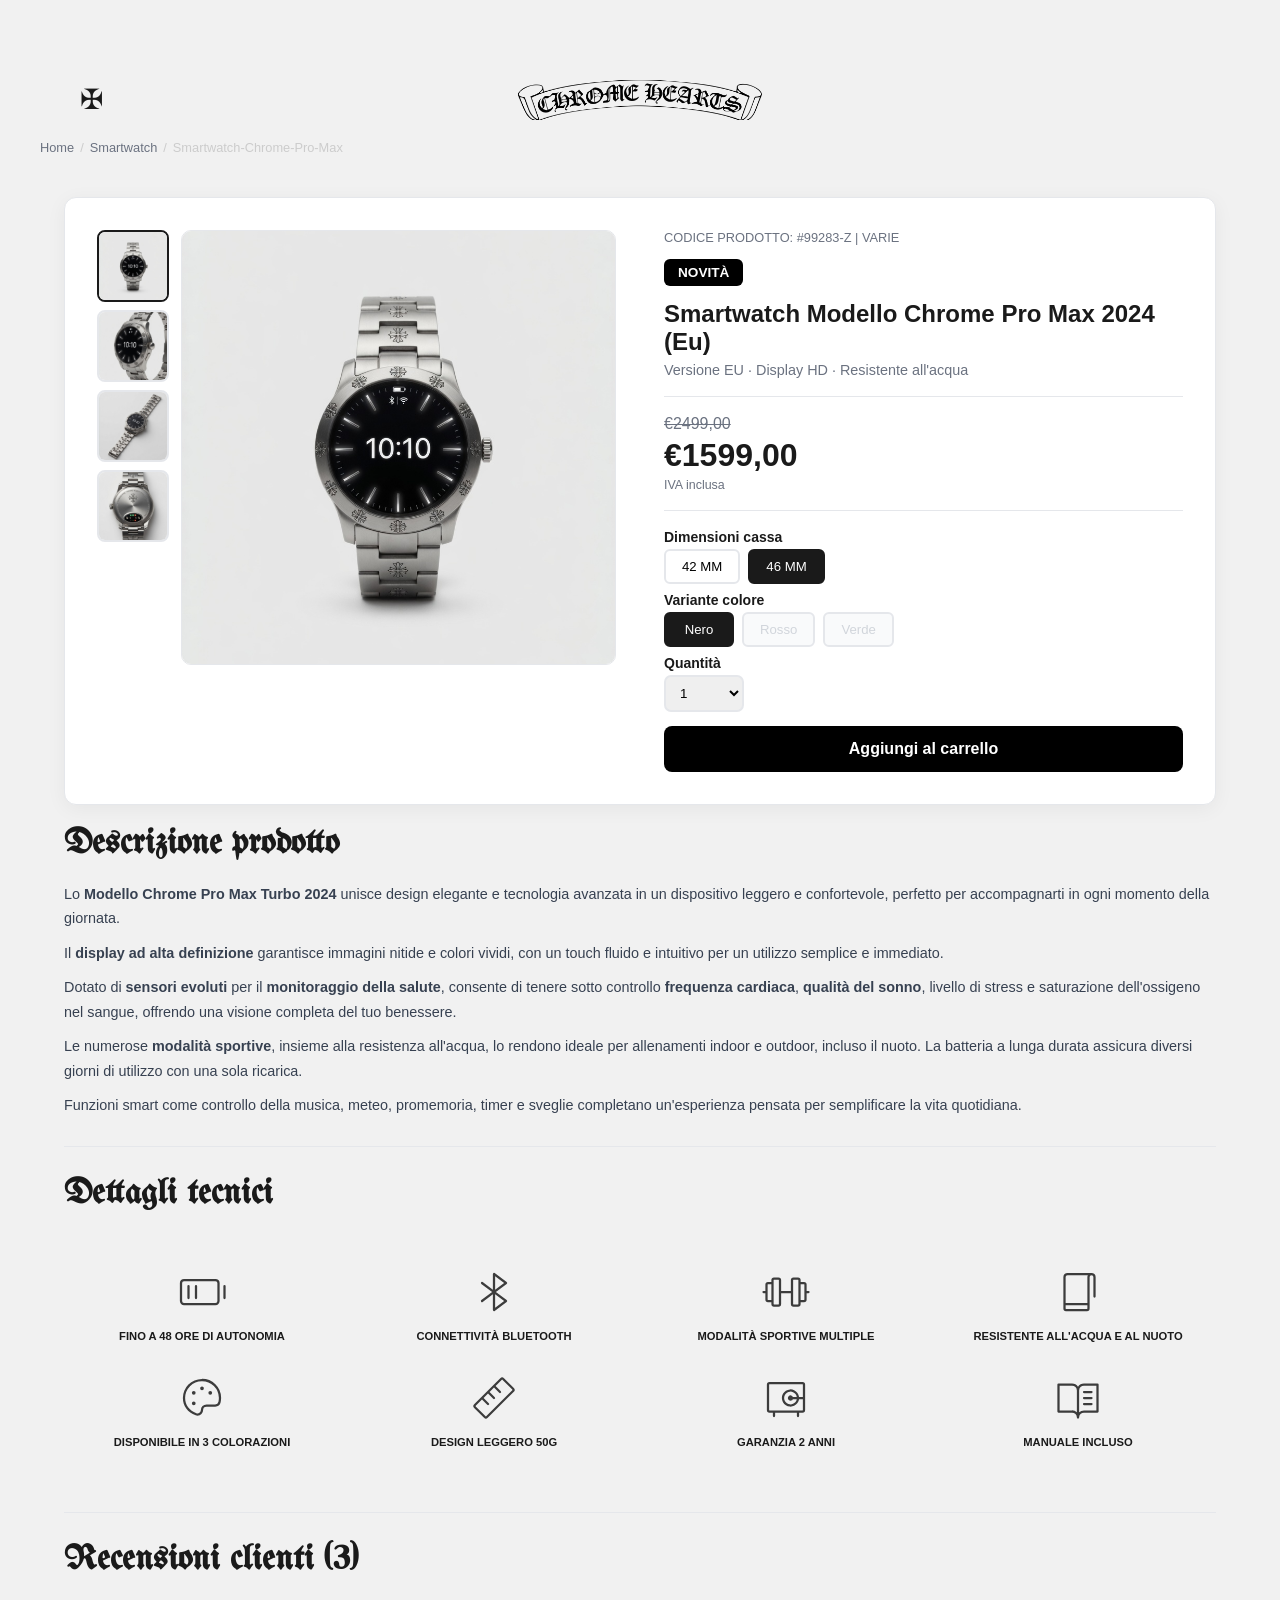
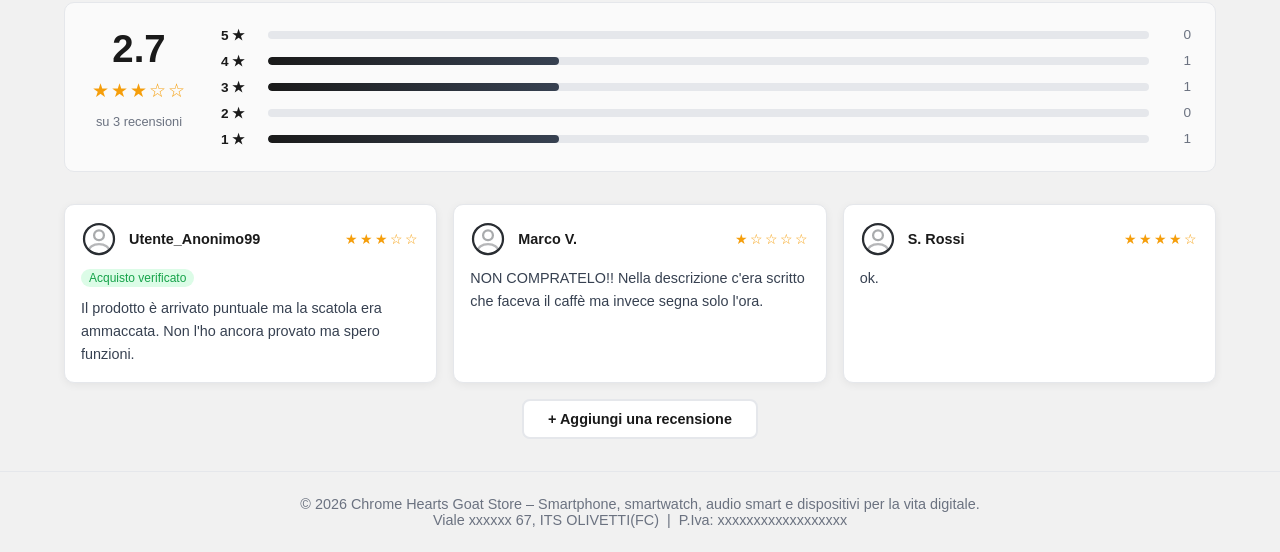
<file: index.html>
<!DOCTYPE html>
<html lang="it">
<head>
    <meta charset="UTF-8">
    <meta name="viewport" content="width=device-width, initial-scale=1">
    <title>E-commerce - Prodotto</title>
    <link href="https://fonts.googleapis.com/css2?family=UnifrakturMaguntia&display=swap" rel="stylesheet">
    <script src = "script.js"></script>
    <link rel="stylesheet" href="style.css">
</head>
<body>
    <header class="luxury-header">
        <div class="header-left">
            <button id="menuToggle" class="menu-toggle" aria-expanded="false" aria-controls="nav-dropdown">
                <span class="cross-icon" aria-hidden="true">✠</span>
                <span class="sr-only">Apri menu</span>
            </button>
            <nav class="luxury-nav nav-dropdown" id="nav-dropdown" aria-label="Menu principale" >
                <a href="#" class="menu-item">Carrello<span class="cart-badge" id="cart-badge">0</span></a>
                <a href="#" class="menu-item">Prodotti</a>
                <a href="#" class="menu-item">Assistenza</a>
                <a href="#" class="menu-item">Accedi</a>
            </nav>
        </div>
        <div class="header-center"><img src="logo.png" alt="Chrome"></div>
        <div class="header-right"></div>
    </header>

    <div class="breadcrumb-bar">
        <nav class="breadcrumb">
            <a href="#">Home</a><span>/</span><a href="#">Smartwatch</a><span>/</span><span>Smartwatch-Chrome-Pro-Max</span>
        </nav>
    </div>

    <main>
        <div class="product-layout">
            <div class="gallery">
                <div class="thumbnails">
                    <div class="thumb active"><img src="CH1.jpg" alt="V1"></div>
                    <div class="thumb"><img src="CH2.jpg" alt="V2"></div>
                    <div class="thumb"><img src="CH3.png" alt="V3"></div>
                    <div class="thumb"><img src="CH4.jpg" alt="V4"></div>
                </div>
                <div class="main-image"><img src="CH1.jpg" alt="Smartwatch" id="mainImg"></div>
            </div>

            <section class="product-detail">
                <p class="small-text">Codice prodotto: #99283-Z | Varie</p>
                <span class="badge-novita">Novità</span>
                <h1>Smartwatch Modello Chrome Pro Max 2024 (Eu)</h1>
                <p class="product-subtitle">Versione EU · Display HD · Resistente all'acqua</p>
                <hr class="divider">
                <div class="price-container">
                    <span class="old">€2499,00</span>
                    <span class="new">€1599,00</span>
                    <span class="tax">IVA inclusa</span>
                </div>
                <hr class="divider">
                <form action="#" method="post">
                    <div class="field">
                        <label>Dimensioni cassa</label>
                        <div class="variant-buttons">
                            <button type="button" class="variant">42 MM</button>
                            <button type="button" class="variant active">46 MM</button>
                        </div>
                    </div>
                    <div class="field">
                        <label>Variante colore</label>
                        <div class="variant-buttons">
                            <button type="button" class="variant active">Nero</button>
                            <button type="button" class="variant disabled" disabled>Rosso</button>
                            <button type="button" class="variant disabled" disabled>Verde</button>
                        </div>
                    </div>
                    <div class="field quantity">
                        <label for="qty">Quantità</label>
                        <select id="qty">
                            <option>1</option><option>2</option><option>3</option><option>4</option><option>5</option>
                        </select>
                    </div>
                </form>
                <button class="add-cart-desktop">Aggiungi al carrello</button>
            </section>
        </div>

        <div class="product-lower">
            <section>
                <h2 class="section-title">Descrizione prodotto</h2>
                <div class="product-description">
                    <p>Lo <strong>Modello Chrome Pro Max Turbo 2024</strong>  unisce design elegante e tecnologia avanzata in un dispositivo leggero e confortevole, perfetto per accompagnarti in ogni momento della giornata.</p>
                    <p>Il <strong>display ad alta definizione</strong> garantisce immagini nitide e colori vividi, con un touch fluido e intuitivo per un utilizzo semplice e immediato.</p>
                    <p>Dotato di <strong>sensori evoluti</strong> per il <strong>monitoraggio della salute</strong>, consente di tenere sotto controllo <strong>frequenza cardiaca</strong>, <strong>qualità del sonno</strong>, livello di stress e saturazione dell'ossigeno nel sangue, offrendo una visione completa del tuo benessere.</p>
                    <p>Le numerose <strong>modalità sportive</strong>, insieme alla resistenza all'acqua, lo rendono ideale per allenamenti indoor e outdoor, incluso il nuoto. La batteria a lunga durata assicura diversi giorni di utilizzo con una sola ricarica.</p>
                    <p>Funzioni smart come controllo della musica, meteo, promemoria, timer e sveglie completano un'esperienza pensata per semplificare la vita quotidiana.</p>
                </div>
            </section>
            <hr class="divider" style="margin: 28px 0;">
            <section>
                <h2 class="section-title">Dettagli tecnici</h2>
                <div class="feature-icons">
                    <div class="feature-icon-item"><img src="battery-medium-light.svg" alt="FINO A 48 ORE DI AUTONOMIA"><span>FINO A 48 ORE DI AUTONOMIA</span></div>
                    <div class="feature-icon-item"><img src="bluetooth-light.svg" alt="CONNETTIVITÀ BLUETOOTH"><span>CONNETTIVITÀ BLUETOOTH</span></div>
                    <div class="feature-icon-item"><img src="barbell-light.svg" alt="MODALITÀ SPORTIVE MULTIPLE"><span>MODALITÀ SPORTIVE MULTIPLE</span></div>
                    <div class="feature-icon-item"><img src="towel-light.svg" alt="RESISTENTE ALL'ACQUA E AL NUOTO"><span>RESISTENTE ALL'ACQUA E AL NUOTO</span></div>
                    <div class="feature-icon-item"><img src="palette-light.svg" alt="DISPONIBILE IN 3 COLORAZIONI"><span>DISPONIBILE IN 3 COLORAZIONI</span></div>
                    <div class="feature-icon-item"><img src="ruler-light.svg" alt="DESIGN LEGGERO 50G"><span>DESIGN LEGGERO 50G</span></div>
                    <div class="feature-icon-item"><img src="vault-light.svg" alt="GARANZIA 2 ANNI"><span>GARANZIA 2 ANNI</span></div>
                    <div class="feature-icon-item"><img src="book-open-text-light.svg" alt="MANUALE INCLUSO"><span>MANUALE INCLUSO</span></div>
                </div>
                
            </section>
            <hr class="divider" style="margin: 28px 0;">
            <aside class="reviews">
                <h2 class="section-title">Recensioni clienti (3)</h2>
                
                <div class="rating-summary">
                    <div class="rating-avg">
                        <div class="avg-score" id="avgScore">2.7</div>
                        <div class="avg-stars" id="avgStars">★★★☆☆</div>
                        <div class="avg-text">su 3 recensioni</div>
                    </div>
                    
                    <div class="rating-bars">
                        <div class="rating-bar-row">
                            <span class="bar-label">5 ★</span>
                            <div class="bar-container">
                                <div class="bar-fill" style="width: 0%"></div>
                            </div>
                            <span class="bar-count">0</span>
                        </div>
                        <div class="rating-bar-row">
                            <span class="bar-label">4 ★</span>
                            <div class="bar-container">
                                <div class="bar-fill" style="width: 33%"></div>
                            </div>
                            <span class="bar-count">1</span>
                        </div>
                        <div class="rating-bar-row">
                            <span class="bar-label">3 ★</span>
                            <div class="bar-container">
                                <div class="bar-fill" style="width: 33%"></div>
                            </div>
                            <span class="bar-count">1</span>
                        </div>
                        <div class="rating-bar-row">
                            <span class="bar-label">2 ★</span>
                            <div class="bar-container">
                                <div class="bar-fill" style="width: 0%"></div>
                            </div>
                            <span class="bar-count">0</span>
                        </div>
                        <div class="rating-bar-row">
                            <span class="bar-label">1 ★</span>
                            <div class="bar-container">
                                <div class="bar-fill" style="width: 33%"></div>
                            </div>
                            <span class="bar-count">1</span>
                        </div>
                    </div>
                </div>
                
                <div class="review-item">
                    <div class="review-header"><img src="pfp.svg" alt="avatar" class="review-avatar"><strong>Utente_Anonimo99</strong><span class="stars">★★★☆☆</span><span class="verified">Acquisto verificato</span></div>
                    <p>Il prodotto è arrivato puntuale ma la scatola era ammaccata. Non l'ho ancora provato ma spero funzioni.</p>
                </div>
                <hr class="divider">
                <div class="review-item">
                    <div class="review-header"><img src="pfp.svg" alt="avatar" class="review-avatar"><strong>Marco V.</strong><span class="stars">★☆☆☆☆</span></div>
                    <p>NON COMPRATELO!! Nella descrizione c'era scritto che faceva il caffè ma invece segna solo l'ora.</p>
                </div>
                <hr class="divider">
                <div class="review-item">
                    <div class="review-header"><img src="pfp.svg" alt="avatar" class="review-avatar"><strong>S. Rossi</strong><span class="stars">★★★★☆</span></div>
                    <p>ok.</p>
                </div>
                
                <button class="btn-add-review">+ Aggiungi una recensione</button>
            </aside>
        </div>
    </main>

    <footer>
        © 2026 Chrome Hearts Goat Store – Smartphone, smartwatch, audio smart e dispositivi per la vita digitale.<br>
        Viale xxxxxx 67, ITS OLIVETTI(FC) &nbsp;|&nbsp; P.Iva: xxxxxxxxxxxxxxxxxx
    </footer>

    <script>
        const thumbs = document.querySelectorAll('.thumb');
        const mainImg = document.getElementById('mainImg');
        thumbs.forEach(thumb => {
            thumb.addEventListener('click', () => {
                thumbs.forEach(t => t.classList.remove('active'));
                thumb.classList.add('active');
                mainImg.src = thumb.querySelector('img').src;
            });
        });
        document.querySelectorAll('.variant-buttons').forEach(group => {
            group.querySelectorAll('.variant:not(.disabled)').forEach(btn => {
                btn.addEventListener('click', () => {
                    group.querySelectorAll('.variant').forEach(b => b.classList.remove('active'));
                    btn.classList.add('active');
                });
            });
        });
    </script>
</body>
</html>
</file>
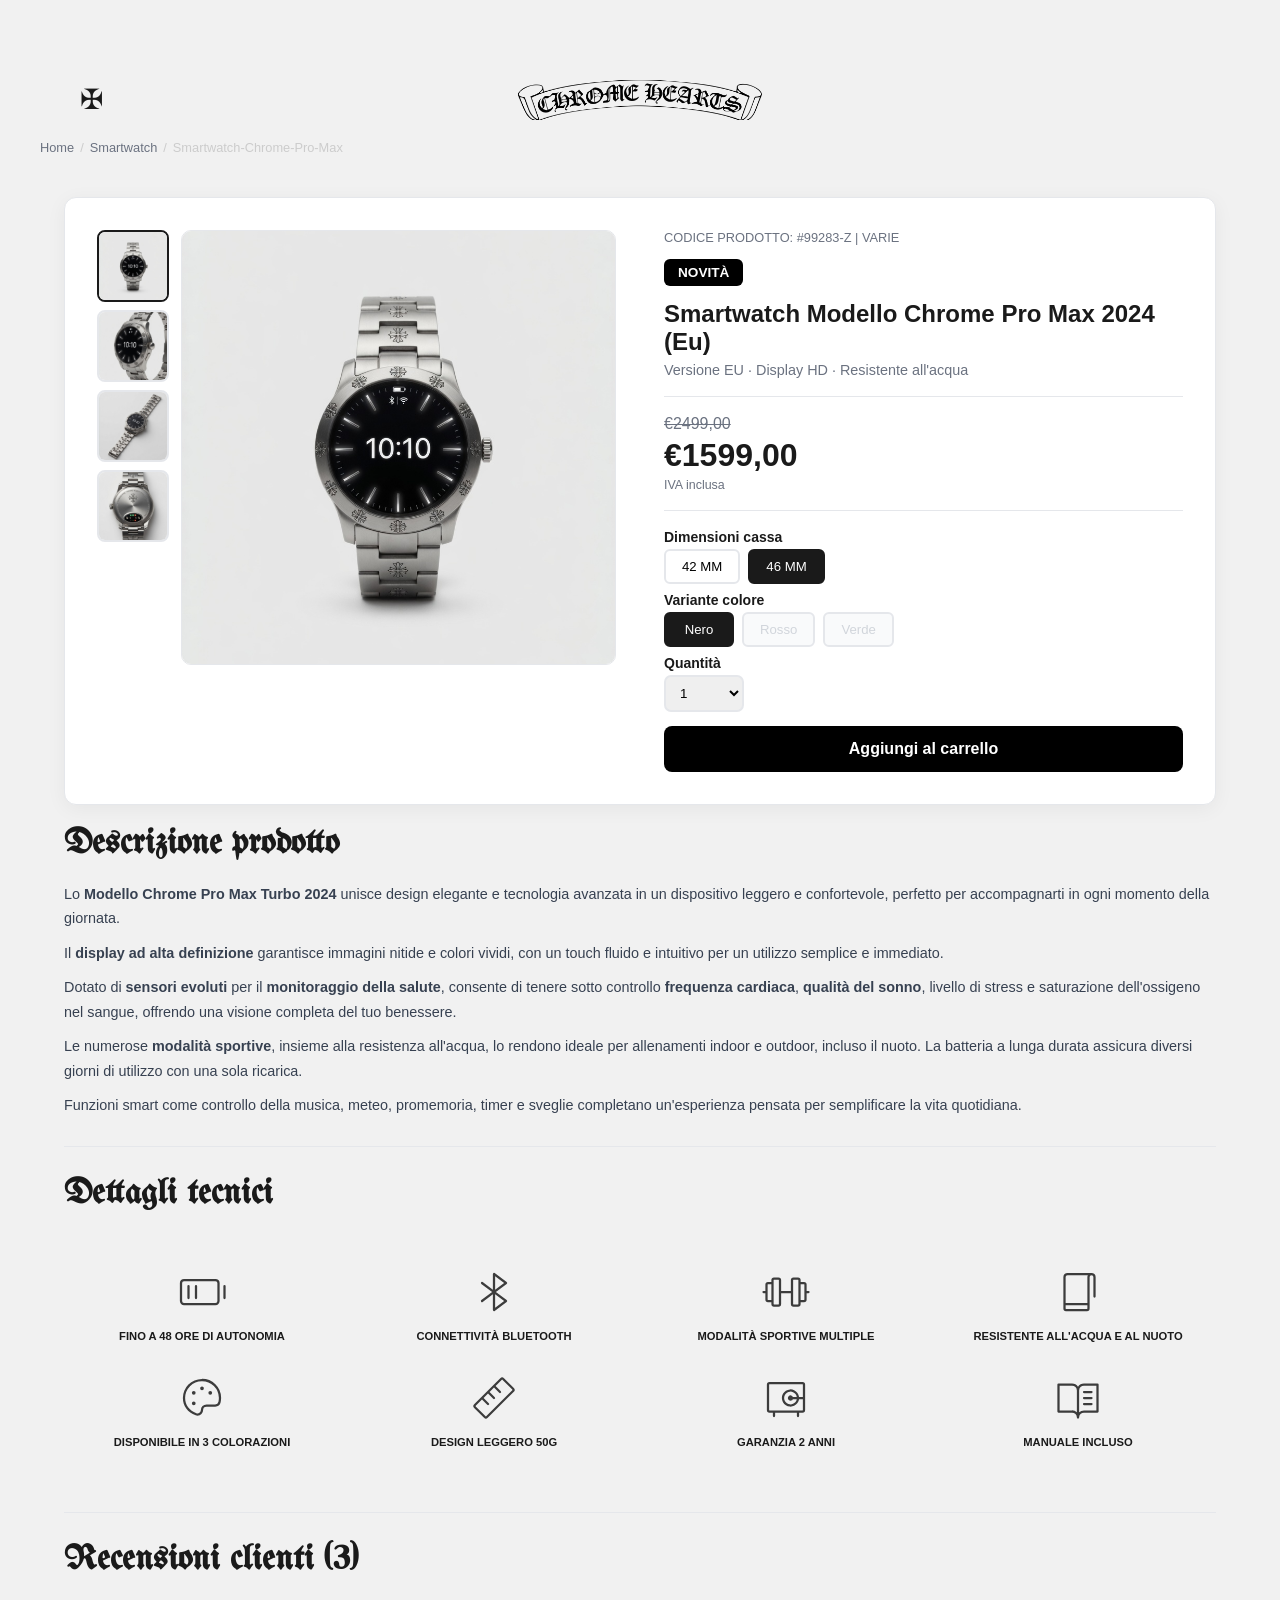
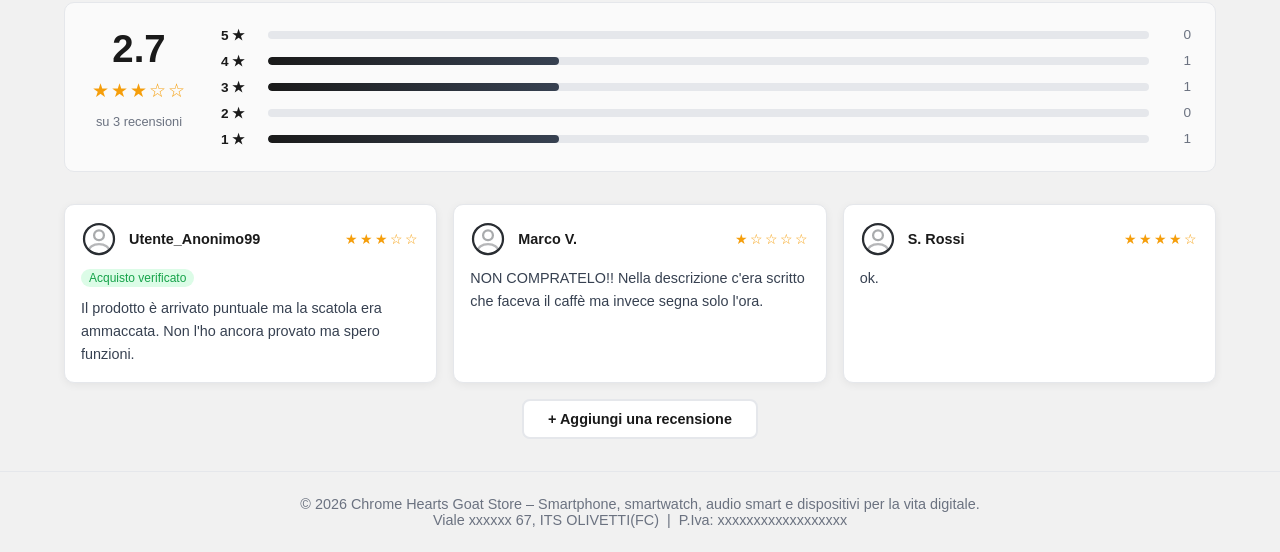
<file: E-commerce - Prodotto(1).html>
<!DOCTYPE html>
<html lang="it">
<head>
    <meta charset="UTF-8">
    <meta name="viewport" content="width=device-width, initial-scale=1">
    <title>E-commerce - Prodotto</title>
    <link href="https://fonts.googleapis.com/css2?family=UnifrakturMaguntia&display=swap" rel="stylesheet">
    <script src = "script.js"></script>
    <link rel="stylesheet" href="style.css">
</head>
<body>
    <header class="luxury-header">
        <div class="header-left">
            <button id="menuToggle" class="menu-toggle" aria-expanded="false" aria-controls="nav-dropdown">
                <span class="cross-icon" aria-hidden="true">✠</span>
                <span class="sr-only">Apri menu</span>
            </button>
            <nav class="luxury-nav nav-dropdown" id="nav-dropdown" aria-label="Menu principale" >
                <a href="#" class="menu-item">Carrello<span class="cart-badge" id="cart-badge">0</span></a>
                <a href="#" class="menu-item">Prodotti</a>
                <a href="#" class="menu-item">Assistenza</a>
                <a href="#" class="menu-item">Accedi</a>
            </nav>
        </div>
        <div class="header-center"><img src="logo.png" alt="Chrome"></div>
        <div class="header-right"></div>
    </header>

    <div class="breadcrumb-bar">
        <nav class="breadcrumb">
            <a href="#">Home</a><span>/</span><a href="#">Smartwatch</a><span>/</span><span>Smartwatch-Chrome-Pro-Max</span>
        </nav>
    </div>

    <main>
        <div class="product-layout">
            <div class="gallery">
                <div class="thumbnails">
                    <div class="thumb active"><img src="CH1.jpg" alt="V1"></div>
                    <div class="thumb"><img src="CH2.jpg" alt="V2"></div>
                    <div class="thumb"><img src="CH3.png" alt="V3"></div>
                    <div class="thumb"><img src="CH4.jpg" alt="V4"></div>
                </div>
                <div class="main-image"><img src="CH1.jpg" alt="Smartwatch" id="mainImg"></div>
            </div>

            <section class="product-detail">
                <p class="small-text">Codice prodotto: #99283-Z | Varie</p>
                <span class="badge-novita">Novità</span>
                <h1>Smartwatch Modello Chrome Pro Max 2024 (Eu)</h1>
                <p class="product-subtitle">Versione EU · Display HD · Resistente all'acqua</p>
                <hr class="divider">
                <div class="price-container">
                    <span class="old">€2499,00</span>
                    <span class="new">€1599,00</span>
                    <span class="tax">IVA inclusa</span>
                </div>
                <hr class="divider">
                <form action="#" method="post">
                    <div class="field">
                        <label>Dimensioni cassa</label>
                        <div class="variant-buttons">
                            <button type="button" class="variant">42 MM</button>
                            <button type="button" class="variant active">46 MM</button>
                        </div>
                    </div>
                    <div class="field">
                        <label>Variante colore</label>
                        <div class="variant-buttons">
                            <button type="button" class="variant active">Nero</button>
                            <button type="button" class="variant disabled" disabled>Rosso</button>
                            <button type="button" class="variant disabled" disabled>Verde</button>
                        </div>
                    </div>
                    <div class="field quantity">
                        <label for="qty">Quantità</label>
                        <select id="qty">
                            <option>1</option><option>2</option><option>3</option><option>4</option><option>5</option>
                        </select>
                    </div>
                </form>
                <button class="add-cart-desktop">Aggiungi al carrello</button>
            </section>
        </div>

        <div class="product-lower">
            <section>
                <h2 class="section-title">Descrizione prodotto</h2>
                <div class="product-description">
                    <p>Lo <strong>Modello Chrome Pro Max Turbo 2024</strong>  unisce design elegante e tecnologia avanzata in un dispositivo leggero e confortevole, perfetto per accompagnarti in ogni momento della giornata.</p>
                    <p>Il <strong>display ad alta definizione</strong> garantisce immagini nitide e colori vividi, con un touch fluido e intuitivo per un utilizzo semplice e immediato.</p>
                    <p>Dotato di <strong>sensori evoluti</strong> per il <strong>monitoraggio della salute</strong>, consente di tenere sotto controllo <strong>frequenza cardiaca</strong>, <strong>qualità del sonno</strong>, livello di stress e saturazione dell'ossigeno nel sangue, offrendo una visione completa del tuo benessere.</p>
                    <p>Le numerose <strong>modalità sportive</strong>, insieme alla resistenza all'acqua, lo rendono ideale per allenamenti indoor e outdoor, incluso il nuoto. La batteria a lunga durata assicura diversi giorni di utilizzo con una sola ricarica.</p>
                    <p>Funzioni smart come controllo della musica, meteo, promemoria, timer e sveglie completano un'esperienza pensata per semplificare la vita quotidiana.</p>
                </div>
            </section>
            <hr class="divider" style="margin: 28px 0;">
            <section>
                <h2 class="section-title">Dettagli tecnici</h2>
                <div class="feature-icons">
                    <div class="feature-icon-item"><img src="battery-medium-light.svg" alt="FINO A 48 ORE DI AUTONOMIA"><span>FINO A 48 ORE DI AUTONOMIA</span></div>
                    <div class="feature-icon-item"><img src="bluetooth-light.svg" alt="CONNETTIVITÀ BLUETOOTH"><span>CONNETTIVITÀ BLUETOOTH</span></div>
                    <div class="feature-icon-item"><img src="barbell-light.svg" alt="MODALITÀ SPORTIVE MULTIPLE"><span>MODALITÀ SPORTIVE MULTIPLE</span></div>
                    <div class="feature-icon-item"><img src="towel-light.svg" alt="RESISTENTE ALL'ACQUA E AL NUOTO"><span>RESISTENTE ALL'ACQUA E AL NUOTO</span></div>
                    <div class="feature-icon-item"><img src="palette-light.svg" alt="DISPONIBILE IN 3 COLORAZIONI"><span>DISPONIBILE IN 3 COLORAZIONI</span></div>
                    <div class="feature-icon-item"><img src="ruler-light.svg" alt="DESIGN LEGGERO 50G"><span>DESIGN LEGGERO 50G</span></div>
                    <div class="feature-icon-item"><img src="vault-light.svg" alt="GARANZIA 2 ANNI"><span>GARANZIA 2 ANNI</span></div>
                    <div class="feature-icon-item"><img src="book-open-text-light.svg" alt="MANUALE INCLUSO"><span>MANUALE INCLUSO</span></div>
                </div>
                
            </section>
            <hr class="divider" style="margin: 28px 0;">
            <aside class="reviews">
                <h2 class="section-title">Recensioni clienti (3)</h2>
                
                <div class="rating-summary">
                    <div class="rating-avg">
                        <div class="avg-score" id="avgScore">2.7</div>
                        <div class="avg-stars" id="avgStars">★★★☆☆</div>
                        <div class="avg-text">su 3 recensioni</div>
                    </div>
                    
                    <div class="rating-bars">
                        <div class="rating-bar-row">
                            <span class="bar-label">5 ★</span>
                            <div class="bar-container">
                                <div class="bar-fill" style="width: 0%"></div>
                            </div>
                            <span class="bar-count">0</span>
                        </div>
                        <div class="rating-bar-row">
                            <span class="bar-label">4 ★</span>
                            <div class="bar-container">
                                <div class="bar-fill" style="width: 33%"></div>
                            </div>
                            <span class="bar-count">1</span>
                        </div>
                        <div class="rating-bar-row">
                            <span class="bar-label">3 ★</span>
                            <div class="bar-container">
                                <div class="bar-fill" style="width: 33%"></div>
                            </div>
                            <span class="bar-count">1</span>
                        </div>
                        <div class="rating-bar-row">
                            <span class="bar-label">2 ★</span>
                            <div class="bar-container">
                                <div class="bar-fill" style="width: 0%"></div>
                            </div>
                            <span class="bar-count">0</span>
                        </div>
                        <div class="rating-bar-row">
                            <span class="bar-label">1 ★</span>
                            <div class="bar-container">
                                <div class="bar-fill" style="width: 33%"></div>
                            </div>
                            <span class="bar-count">1</span>
                        </div>
                    </div>
                </div>
                
                <div class="review-item">
                    <div class="review-header"><img src="pfp.svg" alt="avatar" class="review-avatar"><strong>Utente_Anonimo99</strong><span class="stars">★★★☆☆</span><span class="verified">Acquisto verificato</span></div>
                    <p>Il prodotto è arrivato puntuale ma la scatola era ammaccata. Non l'ho ancora provato ma spero funzioni.</p>
                </div>
                <hr class="divider">
                <div class="review-item">
                    <div class="review-header"><img src="pfp.svg" alt="avatar" class="review-avatar"><strong>Marco V.</strong><span class="stars">★☆☆☆☆</span></div>
                    <p>NON COMPRATELO!! Nella descrizione c'era scritto che faceva il caffè ma invece segna solo l'ora.</p>
                </div>
                <hr class="divider">
                <div class="review-item">
                    <div class="review-header"><img src="pfp.svg" alt="avatar" class="review-avatar"><strong>S. Rossi</strong><span class="stars">★★★★☆</span></div>
                    <p>ok.</p>
                </div>
                
                <button class="btn-add-review">+ Aggiungi una recensione</button>
            </aside>
        </div>
    </main>

    <footer>
        © 2026 Chrome Hearts Goat Store – Smartphone, smartwatch, audio smart e dispositivi per la vita digitale.<br>
        Viale xxxxxx 67, ITS OLIVETTI(FC) &nbsp;|&nbsp; P.Iva: xxxxxxxxxxxxxxxxxx
    </footer>

    <script>
        const thumbs = document.querySelectorAll('.thumb');
        const mainImg = document.getElementById('mainImg');
        thumbs.forEach(thumb => {
            thumb.addEventListener('click', () => {
                thumbs.forEach(t => t.classList.remove('active'));
                thumb.classList.add('active');
                mainImg.src = thumb.querySelector('img').src;
            });
        });
        document.querySelectorAll('.variant-buttons').forEach(group => {
            group.querySelectorAll('.variant:not(.disabled)').forEach(btn => {
                btn.addEventListener('click', () => {
                    group.querySelectorAll('.variant').forEach(b => b.classList.remove('active'));
                    btn.classList.add('active');
                });
            });
        });
    </script>
</body>
</html>
</file>
<file: style.css>
:root {
    --container-max-width: 1200px;
    --color-black: #1a1a1a;
    --color-gray: #6b7280;
    --color-border: #e5e7eb;
    --color-bg: #f1f1f1;
}

* {
    box-sizing: border-box;
    margin: 0;
    padding: 0;
}

body {
    font-family: Arial, sans-serif;
    background-color: var(--color-bg);
    color: var(--color-black);
}

.luxury-header {
    position: absolute;
    top: 0;
    left: 0;
    width: 100%;
    display: flex;
    align-items: center;
    justify-content: space-between;
    padding: 30px 80px; 
    background: transparent;
    border: none;
    z-index: 1000;
}

.header-left, .header-right, .header-center { flex: 1; }
.header-left { display: flex; justify-content: flex-start; position: relative; }
.header-center { display: flex; justify-content: center; }
.header-right { display: flex; justify-content: flex-end; }

.menu-toggle {
    border: none;
    background: transparent;
    cursor: pointer;
    padding: 0;
    display: inline-flex;
    align-items: center;
    justify-content: center;
}

@media (max-width: 720px) {
    .luxury-header {
        flex-wrap: wrap;
        justify-content: space-between;
        gap: 12px;
        padding: 18px 20px;
    }

    .header-left,
    .header-center,
    .header-right {
        flex: none;
    }

    .header-center {
        width: 100%;
        justify-content: center;
        order: 2;
    }

    .header-left {
        order: 1;
    }

    .menu-toggle {
        margin-right: 8px;
    }

    .header-center img {
        height: 48px;
        transform: scale(1.4);
    }
}

.sr-only {
    position: absolute;
    width: 1px;
    height: 1px;
    padding: 0;
    margin: -1px;
    overflow: hidden;
    clip: rect(0, 0, 0, 0);
    white-space: nowrap;
    border: 0;
}

.nav-dropdown {
    position: absolute;
    left: 0;
    top: calc(100% + 12px);
    width: 240px;
    display: flex;
    flex-direction: column;
    gap: 10px;
    padding: 14px;
    background: rgba(255, 255, 255, 0.98);
    border: 1px solid var(--color-border);
    border-radius: 16px;
    box-shadow: 0 18px 45px rgba(0, 0, 0, 0.12);
    z-index: 1100;
}

/*.luxury-nav[hidden] {
    display: none !important;
}
*/
/* 1. Animazione della croce */
.cross-icon {
    font-size: 28px;
    color: #1a1a1a;
    line-height: 1;
    cursor: pointer;
    display: inline-block; /* Necessario per permettere le rotazioni */
    transition: transform 0.4s cubic-bezier(0.68, -0.55, 0.265, 1.55); /* Effetto rimbalzo elastico */
}

/* Quando il pulsante è premuto, la croce ruota e si ingrandisce leggermente */
.menu-toggle[aria-expanded="true"] .cross-icon {
    transform: rotate(135deg) scale(1.1);
}

/* 2. Modifica al Dropdown per farlo nascere dall'icona */
.nav-dropdown {
    position: absolute;
    left: 0;
    top: calc(100% + 12px);
    width: 240px;
    display: flex;
    flex-direction: column;
    gap: 10px;
    padding: 14px;
    background: rgba(255, 255, 255, 0.98);
    border: 1px solid var(--color-border);
    border-radius: 16px;
    box-shadow: 0 18px 45px rgba(0, 0, 0, 0.12);
    z-index: 1100;
    
    /* -- NUOVE REGOLE PER L'ANIMAZIONE -- */
    opacity: 0;
    visibility: hidden;
    /* Rimpicciolito e spostato verso l'alto/sinistra per partire dall'icona */
    transform: scale(0.3) translateY(-30px) translateX(-20px); 
    transform-origin: top left; /* Il punto di origine dell'espansione è in alto a sinistra */
    transition: opacity 0.3s ease, transform 0.4s cubic-bezier(0.175, 0.885, 0.32, 1.275), visibility 0.4s;
    pointer-events: none; /* Impedisce i click quando è nascosto */
}

/* Classe che aggiungeremo tramite Javascript per mostrare il menu */
.nav-dropdown.open {
    opacity: 1;
    visibility: visible;
    transform: scale(1) translateY(0) translateX(0);
    pointer-events: auto;
}


.menu-item {
    width: 100%;
    position: relative;
    display: block;
    padding: 14px 16px;
    border-radius: 12px;
    font-weight: 700;
    color: var(--color-black);
    background: #fff;
    text-decoration: none;
    transition: background 0.2s ease, transform 0.2s ease;
}

.menu-item:hover,
.menu-item:focus-visible {
    background: #f9fafb;
    outline: none;
    transform: translateX(2px);
}

.menu-item .cart-badge {
    position: absolute;
    top: 12px;
    right: 14px;
}

.cross-icon {
    font-size: 28px;
    color: #1a1a1a;
    line-height: 1;
    cursor: pointer;
}

.header-center img {
    height: 140px;
    width: auto;
    max-width: 100%;
    object-fit: contain;
}

.luxury-nav {
    display: flex;
    gap: 24px;
    align-items: center;
}

.luxury-nav a {
    font-family: Arial, sans-serif;
    font-size: 0.75rem;
    font-weight: 800;
    color: #1a1a1a;
    text-decoration: none;
    text-transform: uppercase;
    letter-spacing: 1px;
    transition: opacity 0.2s;
}

.nav-dropdown a {
    font-size: 0.9rem;
    letter-spacing: 0.5px;
    text-transform: none;
    display: flex;
    justify-content: space-between;
    align-items: center;
}

.luxury-nav a:hover {
    text-decoration: underline;
    opacity: 0.7;
}

.breadcrumb-bar {
    margin-top: 130px; 
    background: transparent;
    border-bottom: none;
    padding: 10px 24px;
}

.breadcrumb {
    max-width: var(--container-max-width);
    margin: 0 auto;
    font-size: 0.8rem;
    color: var(--color-gray);
    display: flex;
    gap: 6px;
    align-items: center;
}

.breadcrumb a { color: var(--color-gray); text-decoration: none; }
.breadcrumb span { color: #ccc; }

main {
    max-width: var(--container-max-width);
    margin: 32px auto;
    padding: 0 24px;
}

.product-layout {
    display: grid;
    grid-template-columns: 1fr;
    gap: 32px;
    background: white;
    border: 1px solid var(--color-border);
    border-radius: 12px;
    padding: 32px;
    margin-bottom: 20px; 
    box-shadow: 0 4px 20px rgba(0,0,0,0.05);
}

@media (min-width: 768px) {
    .product-layout { grid-template-columns: 1fr 1fr; gap: 48px; }
}

@media (max-width: 900px) {
    .luxury-header {
        padding: 20px 22px;
    }

    .header-center img {
        height: 110px;
        transform: none;
    }
}

@media (max-width: 720px) {
    .luxury-header {
        padding: 16px 18px;
        gap: 12px;
        justify-content: space-between;
        align-items: center;
    }

    .header-left,
    .header-center,
    .header-right {
        flex: none;
    }

    .header-left {
        display: flex;
        align-items: center;
    }

    .header-center {
        flex: 1;
        justify-content: center;
    }

    .menu-toggle {
        margin-right: 8px;
    }

    .header-center img {
        height: 90px;
        transform: none;
    }

    .luxury-nav {
        gap: 12px;
    }

    .luxury-nav a {
        font-size: 0.68rem;
    }

    .nav-dropdown {
        width: auto;
        max-width: 280px;
        left: 0;
        right: auto;
        top: calc(100% + 8px);
        padding: 10px;
        gap: 8px;
        border-radius: 12px;
    }

    .menu-item {
        padding: 12px 14px;
        font-size: 0.85rem;
        border-radius: 8px;
    }

    .menu-item .cart-badge {
        top: 10px;
        right: 12px;
        font-size: 9px;
    }

    .breadcrumb-bar {
        padding: 10px 16px;
        margin-top: 120px;
    }

    .breadcrumb {
        max-width: none;
        flex-wrap: wrap;
        font-size: 0.75rem;
    }

    main {
        padding: 0 16px;
    }

    .product-layout {
        padding: 24px;
        gap: 24px;
    }

    .gallery {
        grid-template-columns: 1fr;
        gap: 16px;
    }

    .thumbnails {
        display: flex;
        flex-direction: row;
        gap: 10px;
        overflow-x: auto;
        padding-bottom: 4px;
    }

    .thumb {
        width: 64px;
        height: 64px;
        min-width: 64px;
    }

    .main-image {
        aspect-ratio: 1.1;
        min-height: 280px;
    }

    .feature-icons {
        grid-template-columns: repeat(2, minmax(0, 1fr));
        gap: 22px 12px;
    }

    .feature-icon-item {
        text-align: left;
        align-items: flex-start;
    }

    footer {
        padding: 22px 14px;
        font-size: 0.85rem;
    }
}

.gallery { display: grid; grid-template-columns: 72px 1fr; gap: 12px; }
.thumbnails { display: flex; flex-direction: column; gap: 8px; }

.thumb {
    width: 72px; height: 72px;
    border: 2px solid var(--color-border);
    border-radius: 8px;
    overflow: hidden;
    cursor: pointer;
    background: #f3f4f6;
}
.thumb.active { border-color: var(--color-black); }
.thumb img { width: 100%; height: 100%; object-fit: cover; }

.main-image {
    border: 1px solid var(--color-border);
    border-radius: 10px;
    overflow: hidden;
    background: #f3f4f6;
    aspect-ratio: 1;
    display: flex;
    align-items: center;
    justify-content: center;
}
.main-image img { width: 100%; height: 100%; object-fit: cover; }

.product-detail { display: flex; flex-direction: column; gap: 14px; }
.small-text { font-size: .8rem; color: var(--color-gray); text-transform: uppercase; }
.badge-novita {
    background: #000000; color: #fff;
    font-size: 0.85rem; font-weight: 700;
    padding: 6px 14px; border-radius: 6px;
    text-transform: uppercase; width: fit-content;
    animation: badgePulse 2s ease-in-out infinite;
}

@keyframes badgePulse {
    0%, 100% {
        transform: scale(1);
        box-shadow: 0 0 0 0 rgba(0, 0, 0, 0.3);
    }
    50% {
        transform: scale(1.08);
        box-shadow: 0 0 12px 4px rgba(0, 0, 0, 0.15);
    }
}

.section-title {
    font-family: 'UnifrakturMaguntia', cursive;
    font-size: 2.2rem; 
    margin-bottom: 20px;
    color: var(--color-black);
}
.product-subtitle { font-size: 0.9rem; color: var(--color-gray); margin-top: -8px; }
.divider { border: none; border-top: 1px solid var(--color-border); margin: 4px 0; }

.price-container { display: flex; flex-direction: column; gap: 4px; }
.price-container .old { text-decoration: line-through; color: var(--color-gray); }
.price-container .new { font-size: 2rem; font-weight: bold; }
.price-container .tax { font-size: 0.78rem; color: var(--color-gray); }

.field { display: flex; flex-direction: column; gap: 4px; }
.field label { font-size: 0.875rem; font-weight: 600; }
.variant-buttons { display: flex; flex-wrap: wrap; gap: 8px; margin-bottom: 8px; }

.variant {
    padding: 8px 16px; font-size: 0.825rem;
    border: 2px solid var(--color-border);
    background: #fff; border-radius: 6px;
    cursor: pointer; min-width: 70px; 
}
.variant.active { border-color: var(--color-black); background: var(--color-black); color: #fff; }
.variant.disabled { color: #d1d5db; background: #f9fafb; cursor: not-allowed; }

.quantity select { width: 80px; padding: 8px 10px; border-radius: 7px; border: 2px solid var(--color-border); }

.add-cart-desktop {
    width: 100%; padding: 14px; font-size: 16px; font-weight: bold;
    background-color: #000000; color: #fff; border: none;
    border-radius: 8px; cursor: pointer; transition: 0.2s;
}
.add-cart-desktop:hover { opacity: 0.8; transform: scale(1.02); }

.product-description p { margin-bottom: 10px; line-height: 1.7; font-size: 0.9rem; color: #374151; }

.reviews {
    display: grid;
    grid-template-columns: repeat(auto-fit, minmax(280px, 1fr));
    gap: 16px;
}

/*> è il selector dei figli diretti per applicare l'ereditarietà solo 
a degli elementi precisi*/
.reviews > .section-title {
    grid-column: 1 / -1;
    margin-bottom: 8px;
}

.reviews > .divider {
    display: none;
}

.rating-summary {
    grid-column: 1 / -1;
    display: flex;
    gap: 32px;
    padding: 24px;
    background: #fafafa;
    border: 1px solid var(--color-border);
    border-radius: 10px;
    margin-bottom: 16px;
    align-items: flex-start;
}

.rating-avg {
    display: flex;
    flex-direction: column;
    align-items: center;
    gap: 8px;
    min-width: 100px;
    text-align: center;
}

.avg-score {
    font-size: 2.4rem;
    font-weight: 700;
    color: var(--color-black);
}

.avg-stars {
    font-size: 1.2rem;
    color: #f59e0b;
    letter-spacing: 2px;
}

.avg-text {
    font-size: 0.8rem;
    color: var(--color-gray);
    margin-top: 4px;
}

.rating-bars {
    flex: 1;
    display: flex;
    flex-direction: column;
    gap: 10px;
}

.rating-bar-row {
    display: flex;
    align-items: center;
    gap: 12px;
}

.bar-label {
    font-size: 0.85rem;
    font-weight: 600;
    color: var(--color-black);
    min-width: 35px;
}

.bar-container {
    flex: 1;
    height: 8px;
    background: #e5e7eb;
    border-radius: 4px;
    overflow: hidden;
}

.bar-fill {
    height: 100%;
    background: linear-gradient(90deg, #1a1a1a 0%, #374151 100%);
    border-radius: 4px;
    transition: width 0.3s ease;
}

.bar-count {
    font-size: 0.85rem;
    color: var(--color-gray);
    min-width: 30px;
    text-align: right;
}

@media (max-width: 950px) {
    .btn-add-review {
        width: 100%;
        margin: 0;
    }
}

@media (max-width: 720px) {
    .rating-summary {
        flex-direction: column;
        gap: 20px;
        padding: 16px;
    }
    
    .rating-bars {
        width: 100%;
    }
}

.review-item {
    padding: 16px;
    border: 1px solid var(--color-border);
    border-radius: 10px;
    background: #ffffff;
    box-shadow: 0 2px 8px rgba(0, 0, 0, 0.06);
}

.review-item p {
    margin-top: 10px;
    font-size: 0.9rem;
    color: #374151;
    line-height: 1.6;
}

.review-header {
    display: flex;
    flex-direction: row;
    gap: 12px;
    align-items: center;
    flex-wrap: wrap;
}

.review-avatar {
    width: 36px;
    height: 36px;
    border-radius: 50%;
    object-fit: cover;
    flex-shrink: 0;
}

.review-header strong {
    font-size: 0.9rem;
}

.review-header .stars {
    margin-left: auto;
}

.stars { color: #f59e0b; font-size: 14px; letter-spacing: 2px; }
.verified { font-size: 0.75rem; color: #16a34a; background: #dcfce7; padding: 2px 8px; border-radius: 12px; }

.btn-add-review {
    grid-column: 1 / -1;
    padding: 10px 24px;
    border: 2px solid var(--color-border);
    background: #ffffff;
    color: var(--color-black);
    font-size: 0.9rem;
    font-weight: 600;
    border-radius: 8px;
    cursor: pointer;
    transition: all 0.3s ease;
    width: fit-content;
    margin: 0 auto;
}

.btn-add-review:hover {
    background: var(--color-black);
    color: #ffffff;
    border-color: var(--color-black);
}

footer { font-size: .9rem; text-align: center; padding: 24px; color: var(--color-gray); border-top: 1px solid var(--color-border); }

.feature-icons { display: grid; grid-template-columns: repeat(4, 1fr); gap: 32px 16px; padding: 36px 0; text-align: center; }
.feature-icon-item { display: flex; flex-direction: column; align-items: center; gap: 14px; }
.feature-icon-item img { width: 48px; height: 48px; opacity: 0.75; }
.feature-icon-item span { font-size: 0.7rem; font-weight: 700; text-transform: uppercase; }

.reveal {
    opacity: 0;
    transform: translateY(40px);
    transition: all 0.8s cubic-bezier(0.2, 0.8, 0.2, 1);
}

.reveal.visible {
    opacity: 1;
    transform: translateY(0);
}


.thumb img {
    transition: transform 0.5s cubic-bezier(0.2, 0.8, 0.2, 1);
}

.thumb:hover img {
    transform: scale(1.1);
}

.cart-badge {
    display: none; 
    position: absolute;
    top: -10px;
    right: -15px;
    background-color: #ef4444; 
    color: #fff;
    font-size: 10px;
    font-weight: 800;
    height: 18px;
    min-width: 18px;
    border-radius: 9px;
    line-height: 18px;
    text-align: center;
    padding: 0 4px;
    box-shadow: 0 2px 5px rgba(239, 68, 68, 0.4);
    pointer-events: none;
}

.cart-badge.show {
    display: inline-block;
    animation: badgePop 0.4s cubic-bezier(0.175, 0.885, 0.32, 1.275);
}

@keyframes badgePop {
    0% { transform: scale(0); }
    50% { transform: scale(1.3); }
    100% { transform: scale(1); }
}
</file>
